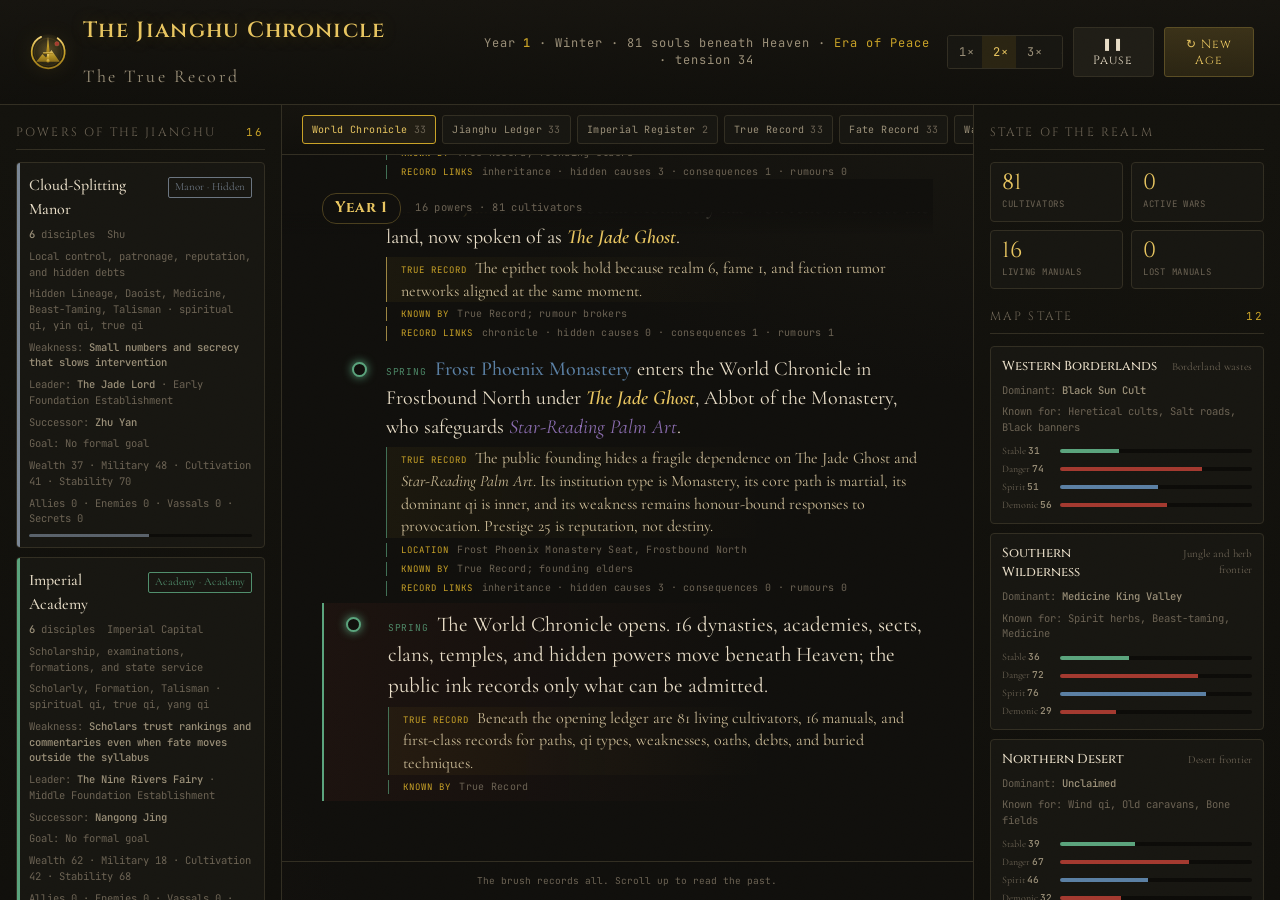
<file: index.html>
<!DOCTYPE html>
<html lang="en">
<head>
<meta charset="UTF-8">
<meta name="viewport" content="width=device-width, initial-scale=1.0, viewport-fit=cover">
<title>The Jianghu Chronicle — The True Record</title>
<meta name="description" content="A living wuxia world that writes its own history — sects, cultivators, wars and techniques, recorded by an unseen brush.">
<meta name="theme-color" content="#100f0c">
<link rel="icon" href="assets/logo.svg" type="image/svg+xml">
<link rel="icon" href="assets/favicon-32.png" sizes="32x32" type="image/png">
<link rel="icon" href="assets/favicon-16.png" sizes="16x16" type="image/png">
<link rel="apple-touch-icon" href="assets/apple-touch-icon.png">
<link rel="manifest" href="manifest.webmanifest">
<meta name="mobile-web-app-capable" content="yes">
<meta name="apple-mobile-web-app-capable" content="yes">
<meta name="apple-mobile-web-app-status-bar-style" content="black-translucent">
<meta name="apple-mobile-web-app-title" content="Jianghu">
<link rel="preconnect" href="https://fonts.googleapis.com">
<link rel="preconnect" href="https://fonts.gstatic.com" crossorigin>
<link href="https://fonts.googleapis.com/css2?family=Cinzel:wght@400;500;600;700&family=Cormorant+Garamond:ital,wght@0,400;0,500;0,600;1,400;1,500&family=JetBrains+Mono:wght@400;500&display=swap" rel="stylesheet">
<link rel="stylesheet" href="styles/app.css">
</head>
<body>
<div class="app" data-view="chronicle">

  <div class="topbar">
    <div class="brand">
      <img class="logo" src="assets/logo.svg" alt="" width="44" height="44">
      <div class="brand-text">
        <h1>The Jianghu Chronicle</h1>
        <span class="subtitle">The True Record</span>
      </div>
    </div>
    <div class="era" id="era">Year <b id="yr">1</b> · <span id="season">Spring</span> · <span id="alive">0</span> souls beneath Heaven</div>
    <div class="controls">
      <div class="speed" id="speed" role="group" aria-label="Simulation speed">
        <button data-s="900" title="Slowest">1×</button>
        <button data-s="420" class="on" title="Normal">2×</button>
        <button data-s="160" title="Fast">3×</button>
        <button data-s="40" title="Fastest">4×</button>
      </div>
      <button class="ctl" id="pause">❚❚ Pause</button>
      <button class="ctl primary" id="reseed">↻ New Age</button>
    </div>
  </div>

  <aside class="panel left">
    <div class="panel-title">Powers of the Jianghu <span class="ct" id="sectct">0</span></div>
    <div id="sectlist"></div>
  </aside>

  <main class="chronicle">
    <div class="recordbar" id="recordbar"></div>
    <div class="chron-scroll" id="chron"></div>
    <div class="footer-note" id="fnote">The brush records all. Scroll up to read the past.</div>
  </main>

  <aside class="panel right">
    <div class="panel-title">State of the Realm</div>
    <div class="stat-grid">
      <div class="stat"><div class="v" id="s-fig">0</div><div class="l">Cultivators</div></div>
      <div class="stat"><div class="v" id="s-war">0</div><div class="l">Active Wars</div></div>
      <div class="stat"><div class="v" id="s-art">0</div><div class="l">Living Manuals</div></div>
      <div class="stat"><div class="v" id="s-lost">0</div><div class="l">Lost Manuals</div></div>
    </div>
    <div class="panel-title">Map State <span class="ct" id="regionct">0</span></div>
    <div id="regionlist"></div>
    <div class="legend">
      <span><i style="background:var(--righteous)"></i>Righteous Path</span>
      <span><i style="background:var(--rogue)"></i>Rogue Path</span>
      <span><i style="background:var(--heretical)"></i>Heretical Path</span>
      <span><i style="background:var(--abyss)"></i>Abyssal Path</span>
      <span><i style="background:var(--hidden)"></i>Hidden Lineages</span>
    </div>
    <div class="panel-title">Fate Record <span class="ct" id="fatect">0</span></div>
    <div id="fatebox" class="fatebox"></div>
    <div class="panel-title">Deep Archive <span class="ct" id="archivect">0</span></div>
    <input id="archiveSearch" class="archive-search" type="search" placeholder="Search the record">
    <div id="archiveTabs" class="archive-tabs"></div>
    <div id="archiveList" class="archive-list"></div>
    <div id="archiveDetail" class="archive-detail"></div>
    <div class="panel-title">Notable Cultivators <span class="ct" id="figct">0</span></div>
    <div id="figlist"></div>
  </aside>

  <nav class="mobilenav" id="mobilenav" aria-label="View switcher">
    <button data-view="powers">☰ Powers</button>
    <button data-view="chronicle" class="on">❧ Chronicle</button>
    <button data-view="realm">◈ Realm</button>
  </nav>

</div>

<div class="emodal" id="entityModal" hidden>
  <div class="emodal-scrim" data-emodal-close></div>
  <div class="emodal-card" role="dialog" aria-modal="true" aria-labelledby="emodalTitle" tabindex="-1">
    <div class="emodal-head">
      <button class="emodal-back" id="emodalBack" aria-label="Back" hidden>←</button>
      <div class="emodal-heading">
        <h2 id="emodalTitle"></h2>
        <div class="emodal-sub" id="emodalSub"></div>
      </div>
      <button class="emodal-close" id="emodalClose" aria-label="Close" data-emodal-close>✕</button>
    </div>
    <div class="emodal-body" id="emodalBody"></div>
  </div>
</div>

<script type="module" src="src/main.js"></script>
<script>
  if ("serviceWorker" in navigator) {
    window.addEventListener("load", () => {
      navigator.serviceWorker.register("sw.js").catch(() => {});
    });
  }
</script>
</body>
</html>
</file>
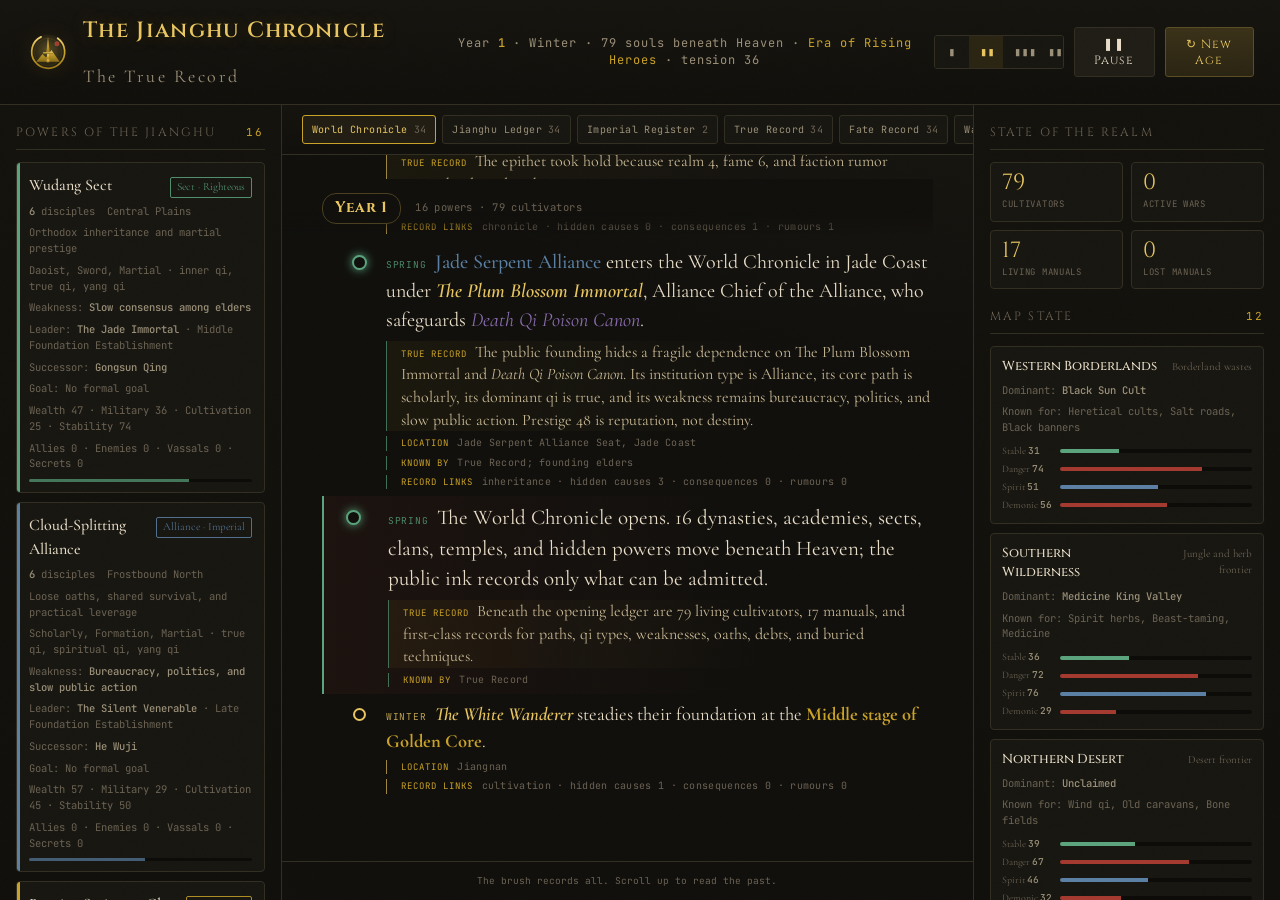
<file: the-murim-chronicle.html>
<!DOCTYPE html>
<html lang="en">
<head>
<meta charset="UTF-8">
<meta name="viewport" content="width=device-width, initial-scale=1.0, viewport-fit=cover">
<title>The Jianghu Chronicle — The True Record</title>
<meta name="description" content="A living wuxia world that writes its own history — sects, cultivators, wars and techniques, recorded by an unseen brush.">
<meta name="theme-color" content="#100f0c">
<link rel="icon" href="assets/logo.svg" type="image/svg+xml">
<link rel="icon" href="assets/favicon-32.png" sizes="32x32" type="image/png">
<link rel="icon" href="assets/favicon-16.png" sizes="16x16" type="image/png">
<link rel="apple-touch-icon" href="assets/apple-touch-icon.png">
<link rel="manifest" href="manifest.webmanifest">
<meta name="mobile-web-app-capable" content="yes">
<meta name="apple-mobile-web-app-capable" content="yes">
<meta name="apple-mobile-web-app-status-bar-style" content="black-translucent">
<meta name="apple-mobile-web-app-title" content="Jianghu">
<link rel="preconnect" href="https://fonts.googleapis.com">
<link rel="preconnect" href="https://fonts.gstatic.com" crossorigin>
<link href="https://fonts.googleapis.com/css2?family=Cinzel:wght@400;500;600;700&family=Cormorant+Garamond:ital,wght@0,400;0,500;0,600;1,400;1,500&family=JetBrains+Mono:wght@400;500&display=swap" rel="stylesheet">
<link rel="stylesheet" href="styles/app.css">
</head>
<body>
<div class="app" data-view="chronicle">

  <div class="topbar">
    <div class="brand">
      <img class="logo" src="assets/logo.svg" alt="" width="44" height="44">
      <div class="brand-text">
        <h1>The Jianghu Chronicle</h1>
        <span class="subtitle">The True Record</span>
      </div>
    </div>
    <div class="era" id="era">Year <b id="yr">1</b> · <span id="season">Spring</span> · <span id="alive">0</span> souls beneath Heaven</div>
    <div class="controls">
      <div class="speed" id="speed">
        <button data-s="900">▮</button>
        <button data-s="420" class="on">▮▮</button>
        <button data-s="160">▮▮▮</button>
        <button data-s="40">▮▮▮▮</button>
      </div>
      <button class="ctl" id="pause">❚❚ Pause</button>
      <button class="ctl primary" id="reseed">↻ New Age</button>
    </div>
  </div>

  <aside class="panel left">
    <div class="panel-title">Powers of the Jianghu <span class="ct" id="sectct">0</span></div>
    <div id="sectlist"></div>
  </aside>

  <main class="chronicle">
    <div class="recordbar" id="recordbar"></div>
    <div class="chron-scroll" id="chron"></div>
    <div class="footer-note" id="fnote">The brush records all. Scroll up to read the past.</div>
  </main>

  <aside class="panel right">
    <div class="panel-title">State of the Realm</div>
    <div class="stat-grid">
      <div class="stat"><div class="v" id="s-fig">0</div><div class="l">Cultivators</div></div>
      <div class="stat"><div class="v" id="s-war">0</div><div class="l">Active Wars</div></div>
      <div class="stat"><div class="v" id="s-art">0</div><div class="l">Living Manuals</div></div>
      <div class="stat"><div class="v" id="s-lost">0</div><div class="l">Lost Manuals</div></div>
    </div>
    <div class="panel-title">Map State <span class="ct" id="regionct">0</span></div>
    <div id="regionlist"></div>
    <div class="legend">
      <span><i style="background:var(--righteous)"></i>Righteous Path</span>
      <span><i style="background:var(--rogue)"></i>Rogue Path</span>
      <span><i style="background:var(--heretical)"></i>Heretical Path</span>
      <span><i style="background:var(--abyss)"></i>Abyssal Path</span>
      <span><i style="background:var(--hidden)"></i>Hidden Lineages</span>
    </div>
    <div class="panel-title">Fate Record <span class="ct" id="fatect">0</span></div>
    <div id="fatebox" class="fatebox"></div>
    <div class="panel-title">Deep Archive <span class="ct" id="archivect">0</span></div>
    <input id="archiveSearch" class="archive-search" type="search" placeholder="Search the record">
    <div id="archiveTabs" class="archive-tabs"></div>
    <div id="archiveList" class="archive-list"></div>
    <div id="archiveDetail" class="archive-detail"></div>
    <div class="panel-title">Notable Cultivators <span class="ct" id="figct">0</span></div>
    <div id="figlist"></div>
  </aside>

  <nav class="mobilenav" id="mobilenav" aria-label="View switcher">
    <button data-view="powers">☰ Powers</button>
    <button data-view="chronicle" class="on">❧ Chronicle</button>
    <button data-view="realm">◈ Realm</button>
  </nav>

</div>

<script type="module" src="src/main.js"></script>
<script>
  if ("serviceWorker" in navigator) {
    window.addEventListener("load", () => {
      navigator.serviceWorker.register("sw.js").catch(() => {});
    });
  }
</script>
</body>
</html>
</file>
<file: styles/app.css>
:root{
    --ink:#e8ddc7;
    --ink-dim:#9a8f78;
    --ink-faint:#6b6253;
    --paper:#100f0c;
    --paper-2:#171611;
    --paper-3:#1f1d16;
    --line:#322e22;
    --gold:#c9a227;
    --gold-bright:#e8c560;
    --jade:#5aa37c;
    --blood:#a3392f;
    --azure:#5a7fa3;
    --violet:#8b6db0;
    --righteous:#5aa37c;
    --rogue:#c79a3a;
    --heretical:#a3392f;
    --abyss:#5f4a8b;
    --hidden:#7a8694;
  }
  *{box-sizing:border-box;margin:0;padding:0}
  html,body{height:100%}
  body{
    background:
      radial-gradient(1200px 800px at 80% -10%, #1c1a13 0%, transparent 60%),
      radial-gradient(900px 700px at -10% 110%, #1a1410 0%, transparent 55%),
      var(--paper);
    color:var(--ink);
    font-family:'Cormorant Garamond',serif;
    font-size:18px;
    line-height:1.5;
    overflow:hidden;
  }
  body::before{
    content:"";
    position:fixed;inset:0;pointer-events:none;z-index:9999;
    background-image:url("data:image/svg+xml,%3Csvg xmlns='http://www.w3.org/2000/svg' width='120' height='120'%3E%3Cfilter id='n'%3E%3CfeTurbulence type='fractalNoise' baseFrequency='0.85' numOctaves='3' stitchTiles='stitch'/%3E%3C/filter%3E%3Crect width='100%25' height='100%25' filter='url(%23n)' opacity='0.035'/%3E%3C/svg%3E");
    mix-blend-mode:overlay;
  }

  .app{
    display:grid;
    grid-template-columns:clamp(240px,22vw,320px) minmax(0,1fr) clamp(260px,24vw,360px);
    height:100vh;height:100dvh;
  }

  /* Bottom tab bar — phone only; hidden on desktop */
  .mobilenav{display:none}

  /* ============ HEADER ============ */
  .topbar{
    grid-column:1 / -1;
    display:flex;align-items:center;justify-content:space-between;
    padding:14px 26px;
    border-bottom:1px solid var(--line);
    background:linear-gradient(180deg,#16140f,#100f0b);
  }
  .brand{display:flex;align-items:center;gap:13px}
  .brand .logo{width:44px;height:44px;flex:0 0 auto;display:block;filter:drop-shadow(0 0 10px rgba(201,162,39,.22))}
  .brand-text{display:flex;align-items:baseline;gap:16px;flex-wrap:wrap}
  .brand h1{
    font-family:'Cinzel',serif;font-weight:600;font-size:22px;
    letter-spacing:.06em;color:var(--gold-bright);
    text-shadow:0 0 18px rgba(201,162,39,.25);
  }
  .brand .subtitle{font-family:'Cormorant Garamond',serif;color:var(--ink-dim);font-size:18px;letter-spacing:.14em}
  .era{font-family:'JetBrains Mono',monospace;font-size:12px;color:var(--ink-dim);letter-spacing:.08em;
    flex:1 1 auto;min-width:0;text-align:center;line-height:1.45;padding:0 14px}
  .era b{color:var(--gold);font-weight:500}

  .controls{display:flex;align-items:center;gap:10px}
  button.ctl{
    font-family:'Cinzel',serif;font-size:12px;letter-spacing:.08em;
    background:var(--paper-3);color:var(--ink);
    border:1px solid var(--line);border-radius:3px;
    padding:8px 14px;cursor:pointer;transition:.15s;
  }
  button.ctl:hover{border-color:var(--gold);color:var(--gold-bright);background:#26231a}
  button.ctl.primary{background:linear-gradient(180deg,#3a3118,#2a2412);border-color:#5a4d24;color:var(--gold-bright)}
  button.ctl.primary:hover{box-shadow:0 0 16px rgba(201,162,39,.25)}
  .speed{display:flex;border:1px solid var(--line);border-radius:3px;overflow:hidden}
  .speed button{background:var(--paper-2);border:none;color:var(--ink-dim);font-family:'JetBrains Mono',monospace;font-size:12px;padding:8px 11px;cursor:pointer}
  .speed button.on{background:#2a2412;color:var(--gold-bright)}

  /* ============ PANELS ============ */
  .panel{overflow-y:auto;min-width:0;padding:18px 16px}
  .panel.left{border-right:1px solid var(--line);background:linear-gradient(180deg,#13120d,#100f0b)}
  .panel.right{border-left:1px solid var(--line);background:linear-gradient(180deg,#13120d,#100f0b)}
  .panel-title{
    font-family:'Cinzel',serif;font-size:12px;letter-spacing:.18em;
    color:var(--ink-faint);text-transform:uppercase;
    padding-bottom:8px;margin-bottom:12px;border-bottom:1px solid var(--line);
    display:flex;justify-content:space-between;align-items:center;
  }
  .panel-title .ct{font-family:'JetBrains Mono',monospace;color:var(--gold);font-size:11px}

  .sect{
    border:1px solid var(--line);border-radius:4px;padding:10px 12px;margin-bottom:9px;
    background:var(--paper-2);cursor:pointer;transition:.15s;position:relative;overflow:hidden;
  }
  .sect:hover{border-color:#534a30;transform:translateX(2px)}
  .sect::before{content:"";position:absolute;left:0;top:0;bottom:0;width:3px;background:var(--c)}
  .sect.dead{opacity:.34;filter:grayscale(.6)}
  .sect-head{display:flex;justify-content:space-between;align-items:baseline;gap:8px}
  .sect-name{font-family:'Cormorant Garamond',serif;font-weight:500;font-size:16px;color:var(--ink)}
  .sect-name .en{display:block;font-family:'Cormorant Garamond',serif;font-size:13px;color:var(--ink-dim);font-style:italic;letter-spacing:.02em}
  .sect-tier{font-family:'Cormorant Garamond',serif;font-size:11px;color:var(--c);white-space:nowrap;border:1px solid var(--c);padding:1px 6px;border-radius:2px;opacity:.85}
  .sect-meta{display:flex;flex-wrap:wrap;gap:5px 12px;margin-top:6px;font-family:'JetBrains Mono',monospace;font-size:10.5px;color:var(--ink-faint)}
  .sect-meta b{color:var(--ink-dim);font-weight:500}
  .pbar{height:3px;background:#0c0b08;border-radius:2px;margin-top:7px;overflow:hidden}
  .pbar i{display:block;height:100%;background:var(--c);opacity:.7}

  /* ============ CHRONICLE ============ */
  .chronicle{display:flex;flex-direction:column;min-height:0;min-width:0}
  .recordbar{
    display:flex;align-items:center;gap:6px;overflow-x:auto;padding:10px 20px;
    border-bottom:1px solid var(--line);background:linear-gradient(180deg,#15130e,#100f0b);
  }
  .record-tab{
    flex:0 0 auto;border:1px solid var(--line);border-radius:3px;background:var(--paper-2);
    color:var(--ink-dim);font-family:'JetBrains Mono',monospace;font-size:10px;letter-spacing:.04em;
    padding:7px 9px;cursor:pointer;white-space:nowrap;
  }
  .record-tab span{margin-left:6px;color:var(--ink-faint)}
  .record-tab:hover,.record-tab.on{border-color:var(--gold);color:var(--gold-bright);background:#211d13}
  .chron-scroll{flex:1;overflow-y:auto;overflow-x:hidden;min-width:0;padding:24px 40px 60px;position:relative}
  .entry .txt,.true-record,.known-by{overflow-wrap:break-word}
  .chron-scroll::before{
    content:"";position:absolute;left:64px;top:0;bottom:0;width:1px;
    background:linear-gradient(180deg,transparent,var(--line) 8%,var(--line) 92%,transparent);
  }
  .yearmark{
    position:sticky;top:0;z-index:5;
    display:flex;align-items:center;gap:14px;
    padding:14px 0 10px;margin-left:-40px;padding-left:40px;
    background:linear-gradient(180deg,var(--paper) 60%,transparent);
  }
  .yearmark .y{
    font-family:'Cinzel',serif;font-weight:700;font-size:15px;color:var(--gold-bright);
    background:var(--paper);padding:3px 12px;border:1px solid #4a3f1e;border-radius:14px;
    letter-spacing:.05em;z-index:2;
  }
  .yearmark .ystat{font-family:'JetBrains Mono',monospace;font-size:10.5px;color:var(--ink-faint);letter-spacing:.04em}

  .entry{
    position:relative;padding:7px 0 7px 56px;margin-left:8px;
    animation:rise .5s ease both;cursor:pointer;border-radius:4px;
  }
  .entry:hover{background:rgba(201,162,39,.035)}
  .entry.selected{background:linear-gradient(90deg,rgba(201,162,39,.1),transparent 70%)}
  .empty-record{padding:28px 0 0 56px;color:var(--ink-faint);font-family:'JetBrains Mono',monospace;font-size:11px}
  @keyframes rise{from{opacity:0;transform:translateY(8px)}to{opacity:1;transform:translateY(0)}}
  .entry::before{
    content:"";position:absolute;left:23px;top:14px;width:9px;height:9px;border-radius:50%;
    background:var(--paper);border:2px solid var(--dot,var(--ink-faint));z-index:2;
  }
  .entry .txt{font-size:18.5px;line-height:1.46;color:var(--ink)}
  .entry .txt .nm{color:var(--gold-bright);font-weight:600;font-style:italic}
  .entry .txt .sn{color:var(--azure);font-weight:500}
  .entry .txt em.art{color:var(--violet);font-style:italic}
  .entry .tag{
    font-family:'JetBrains Mono',monospace;font-size:9.5px;letter-spacing:.1em;
    text-transform:uppercase;color:var(--dot);opacity:.8;margin-right:8px;
  }
  .true-record,.known-by{
    margin-top:5px;padding-left:14px;border-left:1px solid color-mix(in srgb,var(--dot),transparent 35%);
    font-family:'Cormorant Garamond',serif;font-size:16px;line-height:1.42;color:var(--ink-dim);
  }
  .true-record{color:#c8b894;background:linear-gradient(90deg,rgba(201,162,39,.06),transparent 70%)}
  .known-by{font-family:'JetBrains Mono',monospace;font-size:10px;letter-spacing:.03em;color:var(--ink-faint)}
  .record-label{
    font-family:'JetBrains Mono',monospace;font-size:9px;letter-spacing:.12em;text-transform:uppercase;
    color:var(--gold);margin-right:8px;
  }
  .entry.major .txt{font-size:20px}
  .entry.major::before{width:11px;height:11px;left:22px;box-shadow:0 0 10px var(--dot)}
  .entry.epic{
    background:linear-gradient(90deg,rgba(163,57,47,.08),transparent 70%);
    border-left:2px solid var(--dot);margin-left:0;padding-left:64px;border-radius:0 4px 4px 0;
  }
  .entry.epic .txt{font-family:'Cormorant Garamond',serif;font-size:21px}

  .c-found{--dot:var(--jade)} .c-break{--dot:var(--gold-bright)} .c-war{--dot:var(--blood)}
  .c-death{--dot:var(--ink-faint)} .c-art{--dot:var(--violet)} .c-fall{--dot:#7a3030}
  .c-rise{--dot:var(--gold-bright)} .c-corrupt{--dot:var(--heretical)} .c-duel{--dot:var(--azure)}
  .c-lost{--dot:var(--hidden)} .c-found2{--dot:var(--jade)} .c-threat{--dot:#d14b3a}
  .c-peace{--dot:var(--jade)} .c-lineage{--dot:var(--rogue)}

  /* ============ FIGURES ============ */
  .figcard{
    border:1px solid var(--line);border-radius:4px;padding:11px 12px;margin-bottom:9px;
    background:var(--paper-2);position:relative;overflow:hidden;
  }
  .figcard::before{content:"";position:absolute;left:0;top:0;bottom:0;width:3px;background:var(--c)}
  .fig-name{font-family:'Cinzel',serif;font-size:15px;color:var(--ink);font-weight:500}
  .fig-alias{font-style:italic;color:var(--c);font-size:15px;font-family:'Cormorant Garamond',serif}
  .fig-sub{font-family:'JetBrains Mono',monospace;font-size:10px;color:var(--ink-faint);margin-top:3px;letter-spacing:.03em}
  .fig-realm{display:inline-block;font-family:'Cormorant Garamond',serif;font-size:10.5px;color:var(--c);border:1px solid var(--c);padding:1px 6px;border-radius:2px;margin-top:6px;opacity:.88}
  .fig-bars{margin-top:8px;display:grid;grid-template-columns:auto 1fr;gap:3px 8px;align-items:center}
  .fig-bars span{font-family:'Cormorant Garamond',serif;font-size:10px;color:var(--ink-faint)}
  .mini{height:4px;background:#0c0b08;border-radius:2px;overflow:hidden}
  .mini i{display:block;height:100%}

  .stat-grid{display:grid;grid-template-columns:1fr 1fr;gap:8px;margin-bottom:18px}
  .stat{border:1px solid var(--line);border-radius:4px;padding:9px 11px;background:var(--paper-2)}
  .stat .v{font-family:'Cinzel',serif;font-size:22px;color:var(--gold-bright);line-height:1}
  .stat .l{font-family:'JetBrains Mono',monospace;font-size:9px;color:var(--ink-faint);letter-spacing:.08em;text-transform:uppercase;margin-top:4px}

  .region-card{
    border:1px solid var(--line);border-radius:4px;padding:10px 11px;margin-bottom:9px;
    background:var(--paper-2);
  }
  .region-head{display:flex;justify-content:space-between;gap:8px;align-items:baseline}
  .region-head b{font-family:'Cinzel',serif;font-size:13px;color:var(--ink);font-weight:500}
  .region-head span{font-family:'Cormorant Garamond',serif;font-size:11px;color:var(--ink-faint);text-align:right}
  .region-bars{margin-top:8px;display:grid;grid-template-columns:auto 1fr;gap:3px 8px;align-items:center}
  .region-bars span{font-family:'Cormorant Garamond',serif;font-size:10px;color:var(--ink-faint)}

  .legend{display:flex;flex-wrap:wrap;gap:6px 14px;margin-bottom:16px;font-family:'Cormorant Garamond',serif;font-size:11px;color:var(--ink-dim)}
  .legend i{display:inline-block;width:9px;height:9px;border-radius:50%;margin-right:5px;vertical-align:middle}

  .fatebox{
    border:1px solid var(--line);border-radius:4px;padding:10px 11px;margin-bottom:18px;
    background:var(--paper-2);font-family:'Cormorant Garamond',serif;color:var(--ink-dim);
  }
  .fate-head{font-family:'Cinzel',serif;font-size:13px;color:var(--gold-bright);line-height:1.3}
  .fate-sub{font-family:'JetBrains Mono',monospace;font-size:9.5px;color:var(--ink-faint);margin-top:4px;letter-spacing:.04em;text-transform:uppercase}
  .fate-list{margin-top:9px;display:grid;gap:7px}
  .fate-item{border-left:2px solid var(--gold);padding-left:8px;font-size:13.5px;line-height:1.35}
  .fate-item.benefit{border-left-color:var(--jade)}
  .fate-item.rumour-verdict{border-left-color:var(--rogue)}
  .fate-item b{display:block;font-family:'JetBrains Mono',monospace;font-size:9px;letter-spacing:.08em;color:var(--gold);text-transform:uppercase;margin-bottom:1px}
  .fate-item span{display:block;color:var(--ink);font-size:14px}

  .archive-search{
    width:100%;height:32px;border:1px solid var(--line);border-radius:3px;background:#0d0c09;
    color:var(--ink);font-family:'JetBrains Mono',monospace;font-size:10px;letter-spacing:.03em;
    padding:0 9px;margin-bottom:8px;outline:none;
  }
  .archive-search:focus{border-color:var(--gold);box-shadow:0 0 0 1px rgba(201,162,39,.12)}
  .archive-tabs{display:flex;flex-wrap:wrap;gap:5px;margin-bottom:8px}
  .archive-tab{
    border:1px solid var(--line);border-radius:3px;background:var(--paper-2);color:var(--ink-dim);
    font-family:'JetBrains Mono',monospace;font-size:9px;letter-spacing:.04em;padding:5px 7px;cursor:pointer;
  }
  .archive-tab.on,.archive-tab:hover{border-color:var(--gold);color:var(--gold-bright);background:#211d13}
  .archive-list{display:grid;gap:6px;max-height:220px;overflow:auto;margin-bottom:10px}
  .archive-row{
    border:1px solid var(--line);border-radius:4px;background:var(--paper-2);padding:8px 9px;cursor:pointer;
  }
  .archive-row:hover,.archive-row.on{border-color:#534a30;background:#1c1a13}
  .archive-row b{display:block;font-family:'Cormorant Garamond',serif;font-size:14px;color:var(--ink);font-weight:600;line-height:1.2}
  .archive-row span{display:block;font-family:'JetBrains Mono',monospace;font-size:9px;color:var(--ink-faint);line-height:1.35;margin-top:2px}
  .archive-type{
    display:inline-block;margin-bottom:3px;font-family:'JetBrains Mono',monospace;font-size:8px;
    letter-spacing:.08em;text-transform:uppercase;color:var(--gold);
  }
  .archive-detail{
    border:1px solid var(--line);border-radius:4px;background:var(--paper-2);
    padding:10px 11px;margin-bottom:18px;color:var(--ink-dim);
  }
  .archive-detail h3{font-family:'Cinzel',serif;font-size:13px;line-height:1.25;color:var(--gold-bright);font-weight:500}
  .archive-detail .sub{font-family:'JetBrains Mono',monospace;font-size:9px;color:var(--ink-faint);margin-top:3px;letter-spacing:.04em;text-transform:uppercase}
  .archive-section{margin-top:10px;border-left:2px solid var(--azure);padding-left:8px}
  .archive-section b{display:block;font-family:'JetBrains Mono',monospace;font-size:9px;color:var(--gold);letter-spacing:.08em;text-transform:uppercase;margin-bottom:2px}
  .archive-section pre{
    white-space:pre-wrap;font-family:'Cormorant Garamond',serif;font-size:13.5px;line-height:1.34;color:var(--ink-dim);
  }

  ::-webkit-scrollbar{width:9px;height:9px}
  ::-webkit-scrollbar-track{background:transparent}
  ::-webkit-scrollbar-thumb{background:#2a271d;border-radius:5px;border:2px solid var(--paper)}
  ::-webkit-scrollbar-thumb:hover{background:#3a3526}

  .footer-note{font-family:'JetBrains Mono',monospace;font-size:9.5px;color:var(--ink-faint);text-align:center;padding:12px;border-top:1px solid var(--line)}

  /* ============ TABLET ============ */
  /* Narrower desktops keep all three columns but tighten the sides. */
  @media (max-width:1160px) and (min-width:1025px){
    .app{grid-template-columns:230px minmax(0,1fr) 250px}
    .panel{padding:16px 12px}
    .chron-scroll{padding:22px 28px 60px}
  }

  /* ============ PHONE / PORTRAIT TABLET ============ */
  /* One column at a time, switched via the bottom tab bar. Nothing is
     permanently hidden — every panel is reachable. */
  @media (max-width:1024px){
    body{font-size:16px}
    .app{
      grid-template-columns:1fr;
      grid-template-rows:auto minmax(0,1fr);
    }

    /* Header wraps gracefully on narrow screens */
    .topbar{flex-wrap:wrap;gap:8px 12px;padding:10px 14px}
    .brand .logo{width:34px;height:34px}
    .brand h1{font-size:18px}
    .brand .subtitle{display:none}
    .era{order:3;flex-basis:100%;text-align:center;font-size:11px}
    .controls{gap:6px}
    button.ctl{padding:8px 11px}
    .speed button{padding:8px 10px}

    /* All three main columns share row 2; only the active one shows */
    .panel.left,.panel.right,.chronicle{grid-row:2;grid-column:1;min-height:0}
    .panel.left,.panel.right{
      display:none;border:0;
      border-top:1px solid var(--line);padding-bottom:78px;
    }
    .chronicle{display:flex}
    .chron-scroll{padding:16px 12px 84px}
    .chron-scroll::before{left:34px}
    .yearmark{margin-left:-12px;padding-left:12px}
    .entry{padding:7px 0 7px 44px;margin-left:6px}
    .entry.epic{padding-left:48px}
    .entry::before{left:16px}
    .entry.major::before{left:15px}
    .entry .txt{font-size:16.5px}
    .entry.major .txt{font-size:18px}
    .entry.epic .txt{font-size:18px}
    .recordbar{padding:9px 12px}
    .archive-list{max-height:none}

    /* View switching driven by [data-view] on .app (set by mobile-nav.js) */
    .app[data-view="powers"]    .panel.left{display:block}
    .app[data-view="powers"]    .chronicle,
    .app[data-view="powers"]    .panel.right{display:none}

    .app[data-view="chronicle"] .chronicle{display:flex}
    .app[data-view="chronicle"] .panel.left,
    .app[data-view="chronicle"] .panel.right{display:none}

    .app[data-view="realm"]     .panel.right{display:block}
    .app[data-view="realm"]     .chronicle,
    .app[data-view="realm"]     .panel.left{display:none}

    /* The bottom tab bar itself */
    .mobilenav{
      display:flex;position:fixed;left:0;right:0;bottom:0;z-index:60;
      border-top:1px solid var(--line);
      background:linear-gradient(180deg,#16140f,#0b0a07);
      padding-bottom:env(safe-area-inset-bottom);
    }
    .mobilenav button{
      flex:1;background:none;border:0;border-top:2px solid transparent;
      color:var(--ink-dim);cursor:pointer;
      font-family:'Cinzel',serif;font-size:12px;letter-spacing:.06em;
      padding:13px 4px;transition:.15s;
    }
    .mobilenav button.on{color:var(--gold-bright);border-top-color:var(--gold);background:#181510}
  }

  @media (max-width:380px){
    .brand h1{font-size:16px}
    button.ctl{padding:7px 9px;font-size:11px}
    .mobilenav button{font-size:11px;letter-spacing:.02em}
  }

  /* ============ SPEED CONTROL ============ */
  .speed button{min-width:34px;text-align:center;letter-spacing:.02em}

  /* ============ ENTITY DETAIL MODAL ============ */
  .emodal[hidden]{display:none}
  .emodal{
    position:fixed;inset:0;z-index:200;
    display:flex;align-items:center;justify-content:center;padding:24px;
  }
  .emodal-scrim{position:absolute;inset:0;background:rgba(6,5,4,.74);backdrop-filter:blur(2px);cursor:pointer}
  .emodal-card{
    position:relative;width:min(660px,100%);max-height:min(84vh,920px);
    display:flex;flex-direction:column;
    background:linear-gradient(180deg,#17150f,#100f0b);
    border:1px solid #3a3320;border-radius:9px;outline:none;
    box-shadow:0 26px 90px rgba(0,0,0,.62),0 0 0 1px rgba(201,162,39,.06);
    animation:emodal-in .18s ease both;
  }
  @keyframes emodal-in{from{opacity:0;transform:translateY(12px) scale(.985)}to{opacity:1;transform:none}}
  .emodal-head{
    display:flex;align-items:flex-start;gap:12px;
    padding:15px 18px;border-bottom:1px solid var(--line);
    background:linear-gradient(180deg,#1b1810,#141209);border-radius:9px 9px 0 0;
  }
  .emodal-heading{flex:1;min-width:0}
  .emodal-head h2{
    font-family:'Cinzel',serif;font-weight:600;font-size:19px;line-height:1.22;
    color:var(--gold-bright);letter-spacing:.02em;text-shadow:0 0 16px rgba(201,162,39,.18);
  }
  .emodal-sub{font-family:'JetBrains Mono',monospace;font-size:10.5px;color:var(--ink-faint);margin-top:6px;letter-spacing:.04em}
  .emodal-back,.emodal-close{
    flex:0 0 auto;width:30px;height:30px;border:1px solid var(--line);border-radius:5px;
    background:var(--paper-3);color:var(--ink-dim);cursor:pointer;font-size:14px;line-height:1;transition:.15s;
  }
  .emodal-back:hover,.emodal-close:hover{border-color:var(--gold);color:var(--gold-bright);background:#26231a}
  .emodal-back[hidden]{display:none}
  .emodal-body{overflow-y:auto;padding:16px 18px 24px}

  .emodal-conns{display:flex;flex-wrap:wrap;gap:6px;margin-bottom:16px}
  .chip{
    border:1px solid var(--line);border-radius:20px;background:var(--paper-2);color:var(--ink-dim);
    font-family:'Cormorant Garamond',serif;font-size:13.5px;padding:4px 12px;cursor:pointer;transition:.15s;
    max-width:100%;overflow:hidden;text-overflow:ellipsis;white-space:nowrap;
  }
  .chip:hover{border-color:var(--gold);color:var(--gold-bright);background:#221e13;transform:translateY(-1px)}
  .chip-people{border-left:2px solid var(--gold)}
  .chip-factions{border-left:2px solid var(--azure)}
  .chip-techniques{border-left:2px solid var(--violet)}
  .chip-regions{border-left:2px solid var(--jade)}
  .chip-wars{border-left:2px solid var(--blood)}
  .chip-bloodlines{border-left:2px solid var(--rogue)}
  .chip-events,.chip-relationships{border-left:2px solid var(--ink-faint)}

  .emodal-section{margin-bottom:15px}
  .emodal-section h3{
    font-family:'Cinzel',serif;font-size:11px;letter-spacing:.16em;text-transform:uppercase;color:var(--ink-faint);
    border-bottom:1px solid var(--line);padding-bottom:5px;margin-bottom:8px;
  }
  .emodal-lines p{font-family:'Cormorant Garamond',serif;font-size:15.5px;line-height:1.5;color:var(--ink);margin:3px 0}
  .emodal-lines .k{
    color:var(--gold);font-family:'JetBrains Mono',monospace;font-size:10.5px;letter-spacing:.03em;
    text-transform:uppercase;margin-right:5px;
  }
  .emodal-empty{color:var(--ink-faint);font-family:'JetBrains Mono',monospace;font-size:11px}
  body.emodal-open{overflow:hidden}

  /* Shared detail formatter re-used in the sidebar archive box */
  .archive-detail .emodal-inline-title{
    font-family:'Cinzel',serif;font-size:14px;line-height:1.25;color:var(--gold-bright);font-weight:500;
  }
  .archive-detail .emodal-inline-sub{
    font-family:'JetBrains Mono',monospace;font-size:9px;color:var(--ink-faint);
    margin:3px 0 6px;letter-spacing:.04em;text-transform:uppercase;
  }
  .archive-detail .emodal-section{margin-bottom:10px}
  .archive-detail .emodal-lines p{font-size:13.5px;margin:2px 0}

  @media (max-width:1024px){
    .emodal{padding:0;align-items:stretch;justify-content:stretch}
    .emodal-scrim{display:none}
    .emodal-card{
      width:100%;max-height:100%;height:100dvh;border:0;border-radius:0;
      animation:emodal-up .2s ease both;
    }
    .emodal-head{border-radius:0;position:sticky;top:0}
    .emodal-body{padding-bottom:40px}
  }
  @keyframes emodal-up{from{transform:translateY(100%)}to{transform:none}}

  /* ============ WAVE 2 POLISH ============ */
  /* Clickable cards get a consistent hover lift + pointer cue */
  .figcard,.region-card{cursor:pointer;transition:border-color .15s,transform .15s,background .15s}
  .figcard:hover,.region-card:hover{border-color:#534a30;transform:translateX(2px);background:#1a180f}
  .sect:focus-visible,.figcard:focus-visible,.region-card:focus-visible,
  .archive-row:focus-visible,.record-tab:focus-visible,.entry:focus-visible{
    outline:2px solid var(--gold);outline-offset:2px;
  }

  /* "Open dossier" affordance on figure cards */
  .fig-more{
    font-family:'JetBrains Mono',monospace;font-size:9px;letter-spacing:.12em;text-transform:uppercase;
    color:var(--ink-faint);margin-top:9px;opacity:.55;transition:.15s;
  }
  .figcard:hover .fig-more{opacity:1;color:var(--gold)}

  /* Numeric readouts on bars + softened goal phrasing */
  .fig-bars span b,.region-bars span b{
    color:var(--ink-dim);font-weight:500;font-family:'JetBrains Mono',monospace;font-size:9.5px;
  }
  .mini{cursor:help}
  .sect-meta .prog{font-style:italic;color:var(--ink-faint)}
  .fig-sub.art-line{color:var(--ink-dim);margin-top:6px}
</file>
